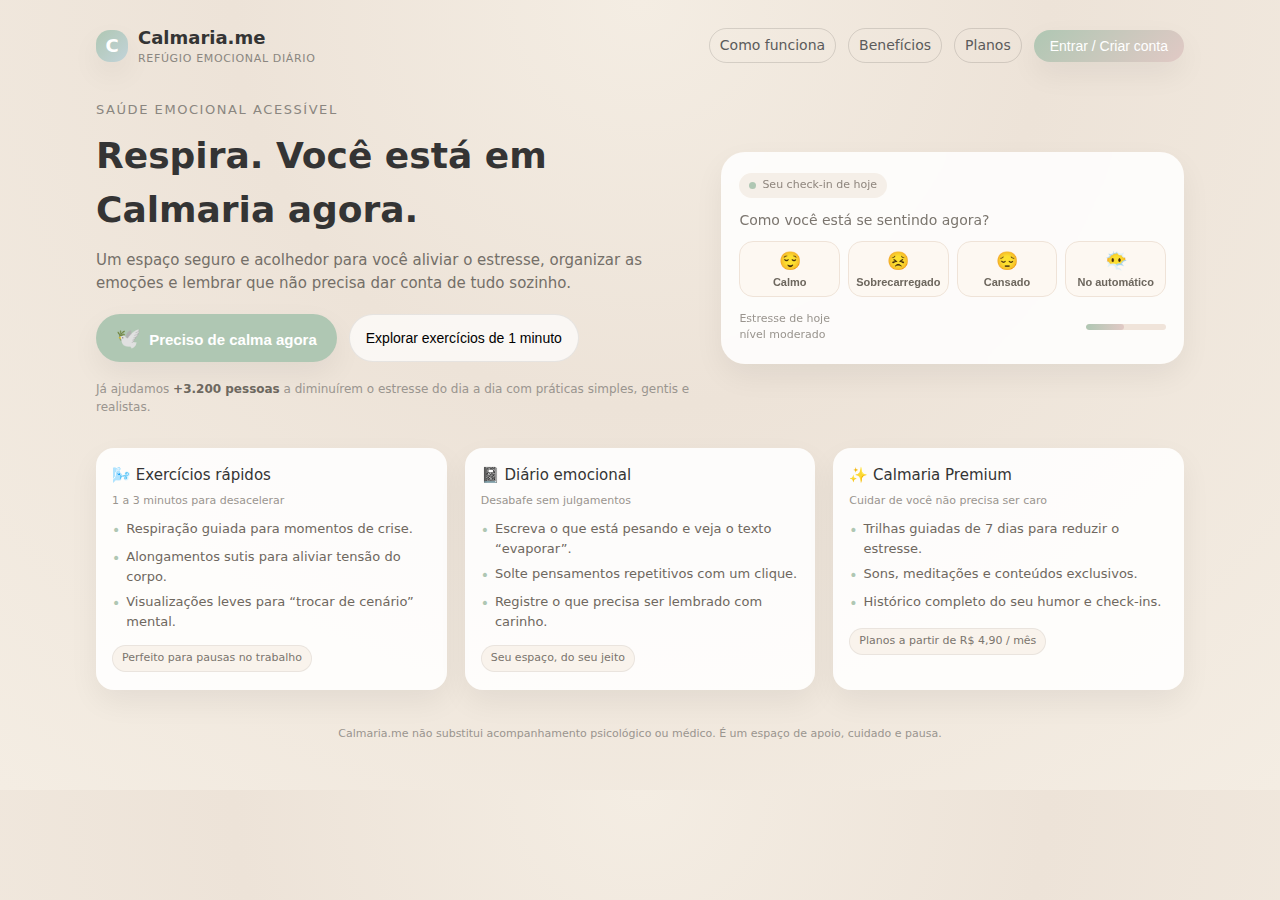
<file: index.html>
<!DOCTYPE html>
<html lang="pt-BR">
<head>
  <meta charset="UTF-8" />
  <title>Calmaria.me – Seu refúgio emocional diário</title>
  <meta name="viewport" content="width=device-width, initial-scale=1" />
  <style>
    :root {
      --bg-main: #F4EDE3;
      --bg-card: #FFFFFF;
      --accent-soft: #AFC7B3;
      --accent-soft-2: #E1C9C5;
      --text-main: #5B5B5B;
      --text-strong: #343434;
      --shadow-soft: 0 12px 30px rgba(0, 0, 0, 0.06);
      --radius-lg: 18px;
      --radius-full: 999px;
    }

    * {
      box-sizing: border-box;
      margin: 0;
      padding: 0;
    }

    body {
      font-family: system-ui, -apple-system, BlinkMacSystemFont, "Segoe UI", sans-serif;
      background: radial-gradient(circle at top, #F4EDE3 0, #EDE3D8 40%, #F4EDE3 100%);
      color: var(--text-main);
      line-height: 1.5;
    }

    .page {
      max-width: 1120px;
      padding: 24px 16px 48px;
      margin: 0 auto;
    }

    header {
      display: flex;
      align-items: center;
      justify-content: space-between;
      margin-bottom: 32px;
    }

    .logo {
      display: flex;
      align-items: center;
      gap: 10px;
    }

    .logo-mark {
      width: 32px;
      height: 32px;
      border-radius: 14px;
      background: linear-gradient(135deg, #AFC7B3, #C2D3D9);
      box-shadow: var(--shadow-soft);
      display: flex;
      align-items: center;
      justify-content: center;
      font-size: 18px;
      color: #fff;
      font-weight: 600;
    }

    .logo-text-top {
      font-size: 18px;
      font-weight: 600;
      color: var(--text-strong);
    }

    .logo-text-bottom {
      font-size: 11px;
      color: #8A8680;
      letter-spacing: 0.06em;
      text-transform: uppercase;
    }

    nav {
      display: flex;
      gap: 12px;
      align-items: center;
      font-size: 14px;
    }

    nav a {
      text-decoration: none;
      color: var(--text-main);
      padding: 6px 10px;
      border-radius: 999px;
    }

    nav a:hover {
      background: rgba(0, 0, 0, 0.03);
    }

    .btn-outline {
      border: 1px solid rgba(0,0,0,0.12);
    }

    .btn-primary {
      background: linear-gradient(135deg, #AFC7B3, #E1C9C5);
      border-radius: var(--radius-full);
      padding: 8px 16px;
      color: #fff;
      font-weight: 500;
      border: none;
      cursor: pointer;
      box-shadow: var(--shadow-soft);
      font-size: 14px;
    }

    .btn-primary:hover {
      filter: brightness(1.02);
      transform: translateY(-0.5px);
    }

    .hero {
      display: grid;
      grid-template-columns: minmax(0, 1.3fr) minmax(0, 1fr);
      gap: 24px;
      align-items: center;
      margin-bottom: 32px;
    }

    @media (max-width: 800px) {
      .hero {
        grid-template-columns: 1fr;
      }
      header {
        flex-direction: column;
        align-items: flex-start;
        gap: 12px;
      }
      nav {
        width: 100%;
        justify-content: flex-start;
        flex-wrap: wrap;
      }
    }

    .hero-kicker {
      font-size: 13px;
      text-transform: uppercase;
      letter-spacing: 0.12em;
      color: #8A8680;
      margin-bottom: 10px;
    }

    .hero-title {
      font-size: clamp(28px, 4vw, 36px);
      color: var(--text-strong);
      margin-bottom: 12px;
    }

    .hero-subtitle {
      font-size: 15px;
      color: #746F68;
      margin-bottom: 20px;
    }

    .hero-actions {
      display: flex;
      flex-wrap: wrap;
      gap: 12px;
      margin-bottom: 18px;
    }

    .btn-emergency {
      background: #AFC7B3;
      border-radius: var(--radius-full);
      padding: 12px 20px;
      color: #fff;
      border: none;
      cursor: pointer;
      font-size: 15px;
      font-weight: 600;
      box-shadow: var(--shadow-soft);
    }

    .btn-emergency span {
      font-size: 20px;
      margin-right: 4px;
    }

    .btn-secondary {
      padding: 11px 16px;
      border-radius: var(--radius-full);
      border: 1px solid rgba(0,0,0,0.08);
      background: rgba(255,255,255,0.7);
      font-size: 14px;
      cursor: pointer;
    }

    .hero-meta {
      font-size: 12px;
      color: #9A958F;
    }

    .hero-meta strong {
      color: #6D685F;
    }

    .hero-card {
      background: rgba(255,255,255,0.86);
      border-radius: 24px;
      padding: 20px 18px;
      box-shadow: var(--shadow-soft);
      backdrop-filter: blur(12px);
    }

    .hero-card-title {
      font-size: 14px;
      color: #7B756E;
      margin-bottom: 10px;
      display: flex;
      align-items: center;
      gap: 6px;
    }

    .pill {
      display: inline-flex;
      align-items: center;
      gap: 6px;
      background: #F5EFE8;
      border-radius: 999px;
      padding: 4px 10px;
      font-size: 11px;
      color: #8F867E;
      margin-bottom: 12px;
    }

    .pill-dot {
      width: 7px;
      height: 7px;
      border-radius: 50%;
      background: #AFC7B3;
    }

    .mood-grid {
      display: grid;
      grid-template-columns: repeat(4, minmax(0, 1fr));
      gap: 8px;
      margin-bottom: 14px;
    }

    @media (max-width: 600px) {
      .mood-grid {
        grid-template-columns: repeat(2, minmax(0,1fr));
      }
    }

    .mood-btn {
      border-radius: 14px;
      border: 1px solid #EFE3D8;
      background: #FDF8F2;
      padding: 8px 6px;
      text-align: center;
      font-size: 11px;
      cursor: pointer;
      display: flex;
      flex-direction: column;
      gap: 4px;
    }

    .mood-btn span {
      font-size: 18px;
    }

    .mood-btn strong {
      font-size: 11px;
      color: #6D675E;
    }

    .card-footer {
      display: flex;
      justify-content: space-between;
      align-items: center;
      font-size: 11px;
      color: #9A958F;
      margin-top: 6px;
    }

    .progress-bar {
      width: 80px;
      height: 6px;
      border-radius: 999px;
      background: #F0E4DA;
      overflow: hidden;
    }

    .progress-inner {
      width: 48%;
      height: 100%;
      border-radius: 999px;
      background: linear-gradient(90deg, #AFC7B3, #E1C9C5);
    }

    .sections {
      display: grid;
      grid-template-columns: repeat(3, minmax(0, 1fr));
      gap: 18px;
      margin-top: 32px;
    }

    @media (max-width: 900px) {
      .sections {
        grid-template-columns: 1fr;
      }
    }

    .section-card {
      background: rgba(255,255,255,0.88);
      border-radius: var(--radius-lg);
      padding: 16px 16px 18px;
      box-shadow: var(--shadow-soft);
    }

    .section-title {
      font-size: 15px;
      color: var(--text-strong);
      margin-bottom: 6px;
      display: flex;
      align-items: center;
      gap: 8px;
    }

    .section-tag {
      font-size: 11px;
      color: #9A958F;
      margin-bottom: 10px;
    }

    .section-list {
      list-style: none;
      font-size: 13px;
      color: #6F685F;
    }

    .section-list li {
      display: flex;
      gap: 6px;
      margin-bottom: 6px;
    }

    .section-list li::before {
      content: "•";
      font-size: 14px;
      color: #AFC7B3;
      margin-top: 1px;
    }

    .pill-small {
      display: inline-flex;
      align-items: center;
      padding: 4px 9px;
      border-radius: 999px;
      font-size: 11px;
      border: 1px solid rgba(0,0,0,0.06);
      margin-top: 8px;
      color: #7B756E;
      background: #F9F3EC;
    }

    footer {
      margin-top: 36px;
      font-size: 11px;
      color: #9A958F;
      text-align: center;
    }
  </style>
</head>
<body>
  <div class="page">
    <header>
      <div class="logo">
        <div class="logo-mark">C</div>
        <div>
          <div class="logo-text-top">Calmaria.me</div>
          <div class="logo-text-bottom">refúgio emocional diário</div>
        </div>
      </div>
      <nav>
        <a href="#" class="btn-outline">Como funciona</a>
        <a href="#" class="btn-outline">Benefícios</a>
        <a href="#" class="btn-outline">Planos</a>
        <button class="btn-primary">Entrar / Criar conta</button>
      </nav>
    </header>

    <main>
      <section class="hero">
        <div>
          <div class="hero-kicker">Saúde emocional acessível</div>
          <h1 class="hero-title">Respira. Você está em Calmaria agora.</h1>
          <p class="hero-subtitle">
            Um espaço seguro e acolhedor para você aliviar o estresse, organizar as emoções
            e lembrar que não precisa dar conta de tudo sozinho.
          </p>
          <div class="hero-actions">
            <button class="btn-emergency">
              <span>🕊️</span> Preciso de calma agora
            </button>
            <button class="btn-secondary">
              Explorar exercícios de 1 minuto
            </button>
          </div>
          <p class="hero-meta">
            Já ajudamos <strong>+3.200 pessoas</strong> a diminuírem o estresse do dia a dia com
            práticas simples, gentis e realistas.
          </p>
        </div>

        <aside class="hero-card" aria-label="Painel rápido do seu estado emocional">
          <div class="pill">
            <div class="pill-dot"></div>
            Seu check-in de hoje
          </div>
          <div class="hero-card-title">
            Como você está se sentindo agora?
          </div>

          <div class="mood-grid">
            <button class="mood-btn">
              <span>😌</span>
              <strong>Calmo</strong>
            </button>
            <button class="mood-btn">
              <span>😣</span>
              <strong>Sobrecarregado</strong>
            </button>
            <button class="mood-btn">
              <span>😔</span>
              <strong>Cansado</strong>
            </button>
            <button class="mood-btn">
              <span>😶‍🌫️</span>
              <strong>No automático</strong>
            </button>
          </div>

          <div class="card-footer">
            <div>
              <div>Estresse de hoje</div>
              <div>nível moderado</div>
            </div>
            <div class="progress-bar" aria-hidden="true">
              <div class="progress-inner"></div>
            </div>
          </div>
        </aside>
      </section>

      <section class="sections" aria-label="Recursos principais do Calmaria.me">
        <article class="section-card">
          <div class="section-title">🌬️ Exercícios rápidos</div>
          <div class="section-tag">1 a 3 minutos para desacelerar</div>
          <ul class="section-list">
            <li>Respiração guiada para momentos de crise.</li>
            <li>Alongamentos sutis para aliviar tensão do corpo.</li>
            <li>Visualizações leves para “trocar de cenário” mental.</li>
          </ul>
          <div class="pill-small">Perfeito para pausas no trabalho</div>
        </article>

        <article class="section-card">
          <div class="section-title">📓 Diário emocional</div>
          <div class="section-tag">Desabafe sem julgamentos</div>
          <ul class="section-list">
            <li>Escreva o que está pesando e veja o texto “evaporar”.</li>
            <li>Solte pensamentos repetitivos com um clique.</li>
            <li>Registre o que precisa ser lembrado com carinho.</li>
          </ul>
          <div class="pill-small">Seu espaço, do seu jeito</div>
        </article>

        <article class="section-card">
          <div class="section-title">✨ Calmaria Premium</div>
          <div class="section-tag">Cuidar de você não precisa ser caro</div>
          <ul class="section-list">
            <li>Trilhas guiadas de 7 dias para reduzir o estresse.</li>
            <li>Sons, meditações e conteúdos exclusivos.</li>
            <li>Histórico completo do seu humor e check-ins.</li>
          </ul>
          <div class="pill-small">Planos a partir de R$ 4,90 / mês</div>
        </article>
      </section>

      <footer>
        Calmaria.me não substitui acompanhamento psicológico ou médico. É um espaço de apoio, cuidado e pausa.
      </footer>
    </main>
  </div>
</body>
</html>
</file>
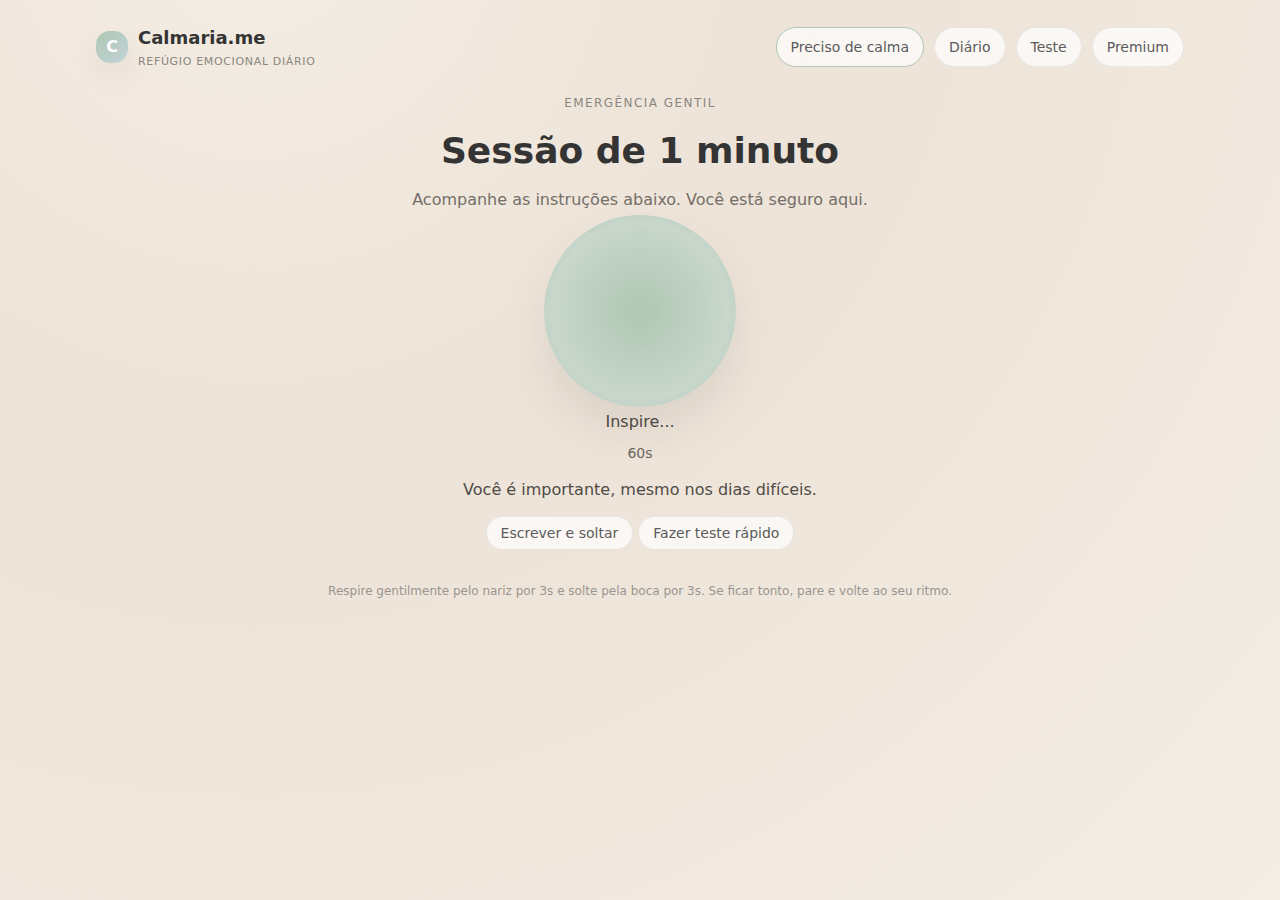
<file: calma.html>
<!DOCTYPE html>
<html lang="pt-BR">
<head>
  <meta charset="UTF-8" />
  <meta name="viewport" content="width=device-width, initial-scale=1" />
  <title>Preciso de calma — Calmaria.me</title>
  <link rel="stylesheet" href="assets/style.css" />
  <script defer src="assets/app.js"></script>
</head>
<body onload="startCalmSession()">
  <div class="page">
    <header>
      <a class="logo" href="index.html">
        <div class="logo-mark">C</div>
        <div>
          <div class="logo-txt-top">Calmaria.me</div>
          <div class="logo-txt-bottom">refúgio emocional diário</div>
        </div>
      </a>
      <nav>
        <a class="active-link" href="calma.html">Preciso de calma</a>
        <a href="diario.html">Diário</a>
        <a href="teste.html">Teste</a>
        <a href="premium.html">Premium</a>
      </nav>
    </header>

    <main class="centered">
      <div class="kicker">Emergência gentil</div>
      <h1 class="title">Sessão de 1 minuto</h1>
      <p class="subtitle">Acompanhe as instruções abaixo. Você está seguro aqui.</p>

      <div class="breath-circle" aria-hidden="true"></div>
      <div id="breathStatus" class="affirm">Inspire...</div>
      <div class="timer"><span id="timer">60s</span></div>
      <p id="affirm" class="affirm"></p>

      <div style="margin-top:18px">
        <a class="btn" href="diario.html">Escrever e soltar</a>
        <a class="btn" href="teste.html">Fazer teste rápido</a>
      </div>
    </main>

    <footer>
      Respire gentilmente pelo nariz por 3s e solte pela boca por 3s. Se ficar tonto, pare e volte ao seu ritmo.
    </footer>
  </div>
</body>
</html>
</file>
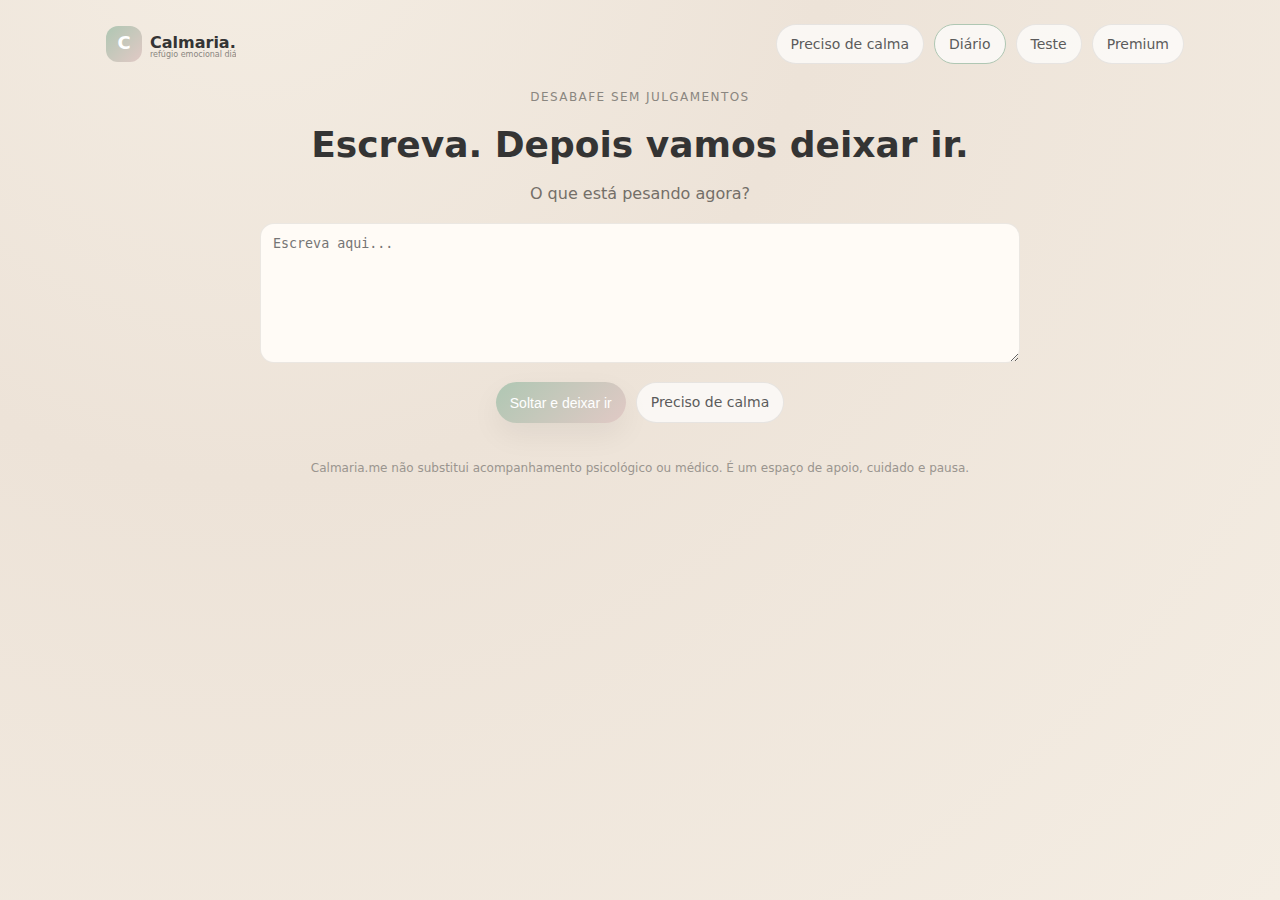
<file: diario.html>
<!DOCTYPE html>
<html lang="pt-BR">
<head>
  <meta charset="UTF-8"/>
  <meta name="viewport" content="width=device-width, initial-scale=1"/>
  <title>Diário emocional — Calmaria.me</title>
  <link rel="stylesheet" href="style.css"/>

  <meta name="title" content="Calmaria.me — refúgio emocional diário"/>
  <meta name="description" content="Respire, organize as emoções e alivie o estresse com práticas gentis e acessíveis."/>
  <meta name="theme-color" content="#F4EDE3"/>
  <meta property="og:type" content="website"/>
  <meta property="og:title" content="Calmaria.me — refúgio emocional diário"/>
  <meta property="og:description" content="Respire, organize as emoções e alivie o estresse com práticas gentis e acessíveis."/>
  <meta property="og:image" content="icon-512.png"/>
  <meta property="og:url" content="index.html"/>
  <meta name="twitter:card" content="summary_large_image"/>
  <meta name="twitter:title" content="Calmaria.me — refúgio emocional diário"/>
  <meta name="twitter:description" content="Respire, organize as emoções e alivie o estresse com práticas gentis e acessíveis."/>
  <meta name="twitter:image" content="icon-512.png"/>
  <link rel="icon" href="favicon.png"/>
  <link rel="apple-touch-icon" href="icon-512.png"/>
  <link rel="manifest" href="site.webmanifest"/>

  <script defer src="app.js"></script>
</head>
<body>
  <div class="page">
    <header>
      <a class="logo" href="index.html"><img src="logo.svg" alt="Calmaria.me" width="140" height="36"/></a>

      <nav>
        <a href="calma.html" >Preciso de calma</a>
        <a href="diario.html" class="active-link">Diário</a>
        <a href="teste.html" >Teste</a>
        <a href="premium.html" >Premium</a>
      </nav>
    </header>

<main>
  <div class="centered">
    <div class="kicker">Desabafe sem julgamentos</div>
    <h1 class="title">Escreva. Depois vamos deixar ir.</h1>
    <p class="subtitle">O que está pesando agora?</p>
    <textarea id="diaryBox" class="textbox" placeholder="Escreva aqui..." aria-label="Campo do diário"></textarea>
    <div class="actions" style="justify-content:center;margin-top:12px">
      <button class="btn btn-primary" onclick="evaporateDiary()">Soltar e deixar ir</button>
      <a class="btn" href="calma.html">Preciso de calma</a>
    </div>
    <div id="diaryHolder" style="margin-top:16px"></div>
  </div>
</main>

    <footer>Calmaria.me não substitui acompanhamento psicológico ou médico. É um espaço de apoio, cuidado e pausa.</footer>
  </div>
</body>
</html>
</file>
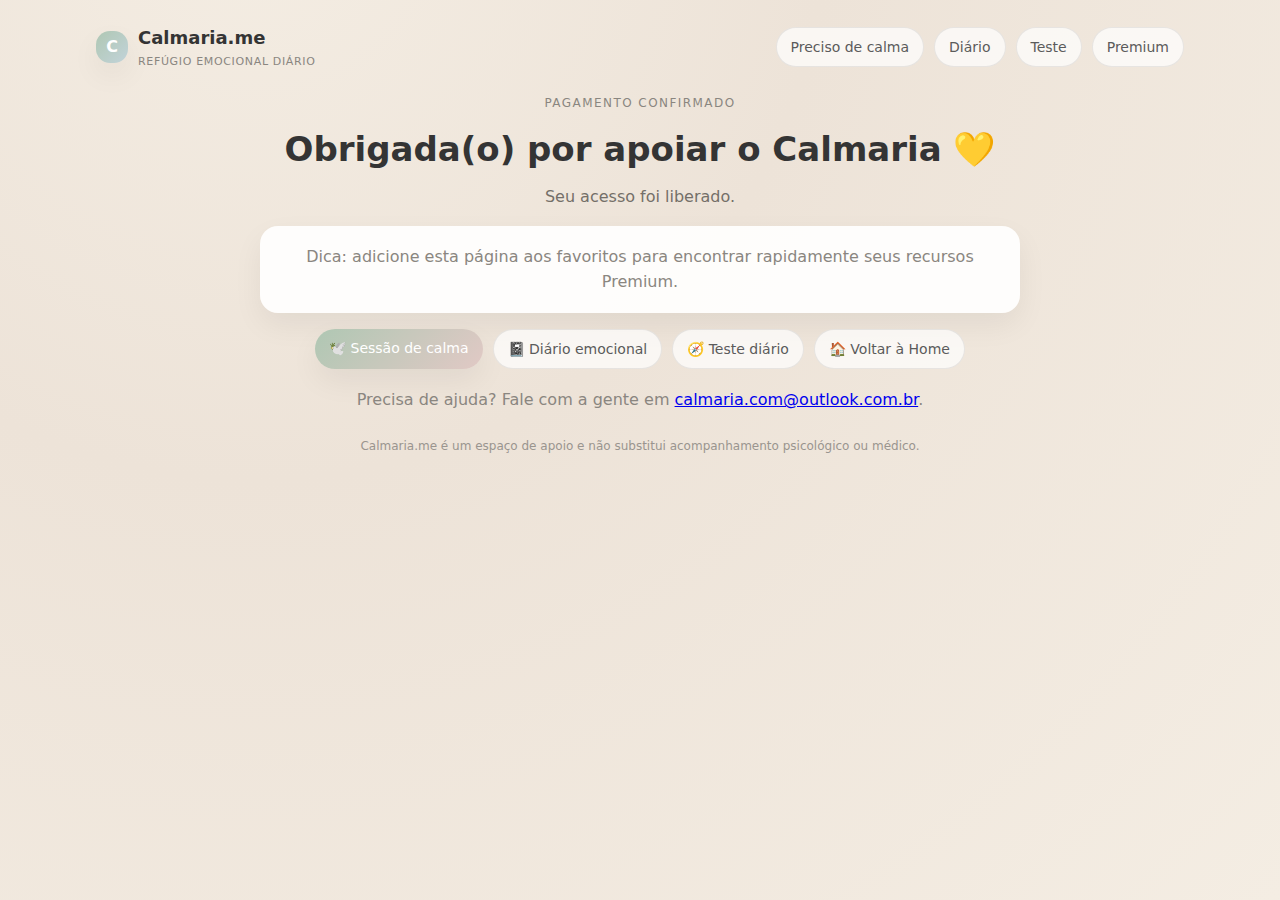
<file: obrigado.html>
<!DOCTYPE html>
<html lang="pt-BR">
<head>
  <meta charset="UTF-8" />
  <meta name="viewport" content="width=device-width, initial-scale=1" />
  <title>Obrigado — Calmaria.me</title>
  <link rel="stylesheet" href="style.css" />
  <style>
    .thanks { max-width: 760px; margin: 0 auto; text-align: center; }
    .big { font-size: clamp(26px, 4vw, 34px); color: #343434; margin: 8px 0; }
    .muted { color: #8A8680; }
    .cta { display:flex; gap:10px; flex-wrap:wrap; justify-content:center; margin-top:16px }
    .card-soft { background: rgba(255,255,255,.9); border-radius: 18px; padding: 18px; box-shadow: var(--shadow); }
  </style>
</head>
<body>
  <div class="page">
    <header>
      <a class="logo" href="index.html">
        <div class="logo-mark">C</div>
        <div>
          <div class="logo-txt-top">Calmaria.me</div>
          <div class="logo-txt-bottom">refúgio emocional diário</div>
        </div>
      </a>
      <nav>
        <a href="calma.html">Preciso de calma</a>
        <a href="diario.html">Diário</a>
        <a href="teste.html">Teste</a>
        <a href="premium.html">Premium</a>
      </nav>
    </header>

    <main class="thanks">
      <div class="kicker">Pagamento confirmado</div>
      <h1 class="big">Obrigada(o) por apoiar o Calmaria 💛</h1>
      <p class="subtitle" id="planMsg">Seu acesso foi liberado.</p>

      <div class="card-soft" style="margin-top:14px;">
        <p class="muted">Dica: adicione esta página aos favoritos para encontrar rapidamente seus recursos Premium.</p>
      </div>

      <div class="cta">
        <a class="btn btn-primary" href="calma.html">🕊️ Sessão de calma</a>
        <a class="btn" href="diario.html">📓 Diário emocional</a>
        <a class="btn" href="teste.html">🧭 Teste diário</a>
        <a class="btn" href="index.html">🏠 Voltar à Home</a>
      </div>

      <p style="margin-top:18px" class="muted">
        Precisa de ajuda? Fale com a gente em
        <a href="mailto:calmaria.com@outlook.com.br">calmaria.com@outlook.com.br</a>.
      </p>

      <footer style="margin-top:24px;">
        Calmaria.me é um espaço de apoio e não substitui acompanhamento psicológico ou médico.
      </footer>
    </main>
  </div>

  <script>
    // Lê ?plano=essencial|completo|vitalicio e personaliza a mensagem
    const params = new URLSearchParams(location.search);
    const p = (params.get('plano') || '').toLowerCase();
    const el = document.getElementById('planMsg');
    const nomes = {
      essencial: 'Plano Essencial • R$ 4,90/mês',
      completo:  'Plano Completo • R$ 12,90/mês',
      vitalicio: 'Plano Vitalício • R$ 19,90'
    };
    if (nomes[p]) {
      el.textContent = `Seu acesso ao ${nomes[p]} foi liberado.`;
    }
  </script>
</body>
</html>
</file>
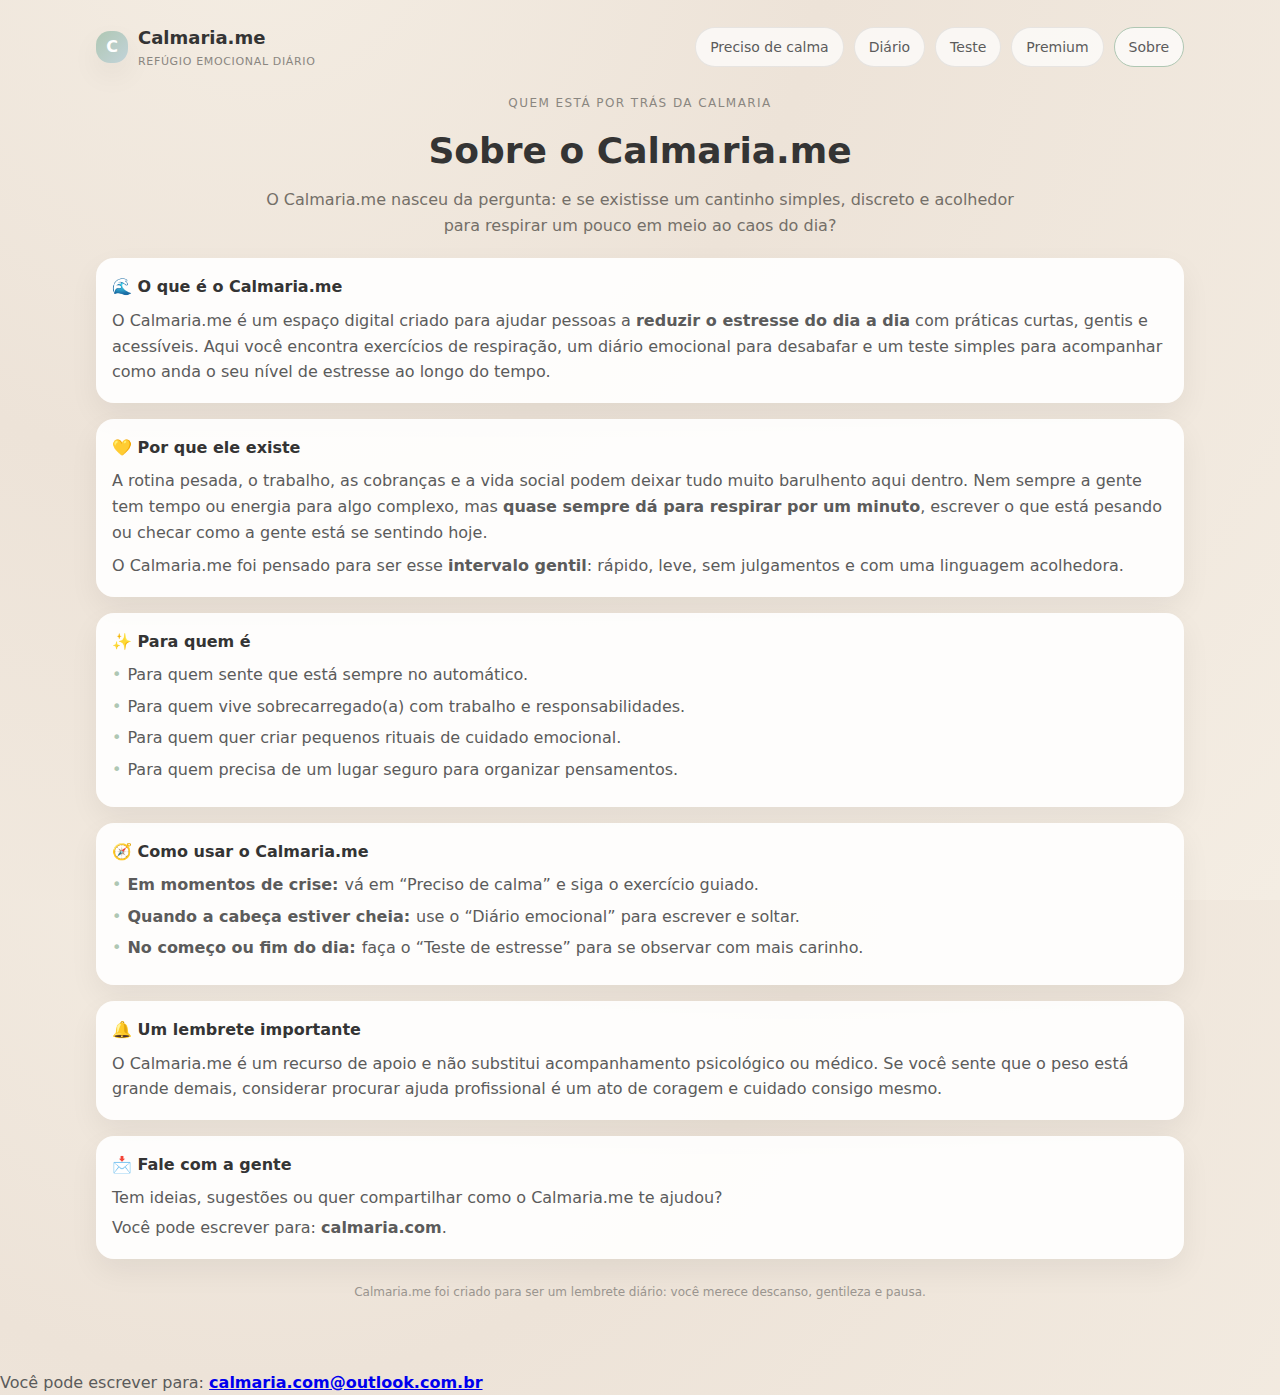
<file: sobre.html>
<!DOCTYPE html>
<html lang="pt-BR">
<head>
  <meta charset="UTF-8" />
  <meta name="viewport" content="width=device-width, initial-scale=1" />
  <title>Sobre o Calmaria.me</title>
  <link rel="stylesheet" href="style.css" />
</head>
<body>
  <div class="page">
    <header>
      <a class="logo" href="index.html">
        <div class="logo-mark">C</div>
        <div>
          <div class="logo-txt-top">Calmaria.me</div>
          <div class="logo-txt-bottom">refúgio emocional diário</div>
        </div>
      </a>
      <nav>
        <a href="calma.html">Preciso de calma</a>
        <a href="diario.html">Diário</a>
        <a href="teste.html">Teste</a>
        <a href="premium.html">Premium</a>
        <a class="active-link" href="sobre.html">Sobre</a>
      </nav>
    </header>

    <main>
      <div class="centered">
        <div class="kicker">Quem está por trás da Calmaria</div>
        <h1 class="title">Sobre o Calmaria.me</h1>
        <p class="subtitle">
          O Calmaria.me nasceu da pergunta: e se existisse um cantinho simples,
          discreto e acolhedor para respirar um pouco em meio ao caos do dia?
        </p>
      </div>

      <section class="section" style="margin-top:20px;">
        <h3>🌊 O que é o Calmaria.me</h3>
        <p style="margin-top:8px;">
          O Calmaria.me é um espaço digital criado para ajudar pessoas a
          <strong>reduzir o estresse do dia a dia</strong> com práticas curtas,
          gentis e acessíveis. Aqui você encontra exercícios de respiração,
          um diário emocional para desabafar e um teste simples para acompanhar
          como anda o seu nível de estresse ao longo do tempo.
        </p>
      </section>

      <section class="section" style="margin-top:16px;">
        <h3>💛 Por que ele existe</h3>
        <p style="margin-top:8px;">
          A rotina pesada, o trabalho, as cobranças e a vida social podem deixar
          tudo muito barulhento aqui dentro. Nem sempre a gente tem tempo ou
          energia para algo complexo, mas <strong>quase sempre dá para respirar
          por um minuto</strong>, escrever o que está pesando ou checar como a
          gente está se sentindo hoje.
        </p>
        <p style="margin-top:8px;">
          O Calmaria.me foi pensado para ser esse <strong>intervalo gentil</strong>:
          rápido, leve, sem julgamentos e com uma linguagem acolhedora.
        </p>
      </section>

      <section class="section" style="margin-top:16px;">
        <h3>✨ Para quem é</h3>
        <ul style="margin-top:8px;">
          <li>Para quem sente que está sempre no automático.</li>
          <li>Para quem vive sobrecarregado(a) com trabalho e responsabilidades.</li>
          <li>Para quem quer criar pequenos rituais de cuidado emocional.</li>
          <li>Para quem precisa de um lugar seguro para organizar pensamentos.</li>
        </ul>
      </section>

      <section class="section" style="margin-top:16px;">
        <h3>🧭 Como usar o Calmaria.me</h3>
        <ul style="margin-top:8px;">
          <li><strong>Em momentos de crise:</strong> vá em “Preciso de calma” e siga o exercício guiado.</li>
          <li><strong>Quando a cabeça estiver cheia:</strong> use o “Diário emocional” para escrever e soltar.</li>
          <li><strong>No começo ou fim do dia:</strong> faça o “Teste de estresse” para se observar com mais carinho.</li>
        </ul>
      </section>

      <section class="section" style="margin-top:16px;">
        <h3>🔔 Um lembrete importante</h3>
        <p style="margin-top:8px;">
          O Calmaria.me é um recurso de apoio e não substitui acompanhamento
          psicológico ou médico. Se você sente que o peso está grande demais,
          considerar procurar ajuda profissional é um ato de coragem e cuidado
          consigo mesmo.
        </p>
      </section>

      <section class="section" style="margin-top:16px;">
        <h3>📩 Fale com a gente</h3>
        <p style="margin-top:8px;">
          Tem ideias, sugestões ou quer compartilhar como o Calmaria.me te ajudou?
        </p>
        <p style="margin-top:4px;">
          Você pode escrever para: <strong>calmaria.com</strong>.
        </p>
      </section>

      <footer style="margin-top:24px;">
        Calmaria.me foi criado para ser um lembrete diário: você merece descanso, gentileza e pausa.
      </footer>
    </main>
  </div>
</body>
</html>

<p style="margin-top:4px;">
  Você pode escrever para:
  <a href="mailto:calmaria.com@outlook.com.br" style="font-weight:600;">
    calmaria.com@outlook.com.br
  </a>
</p>
</file>
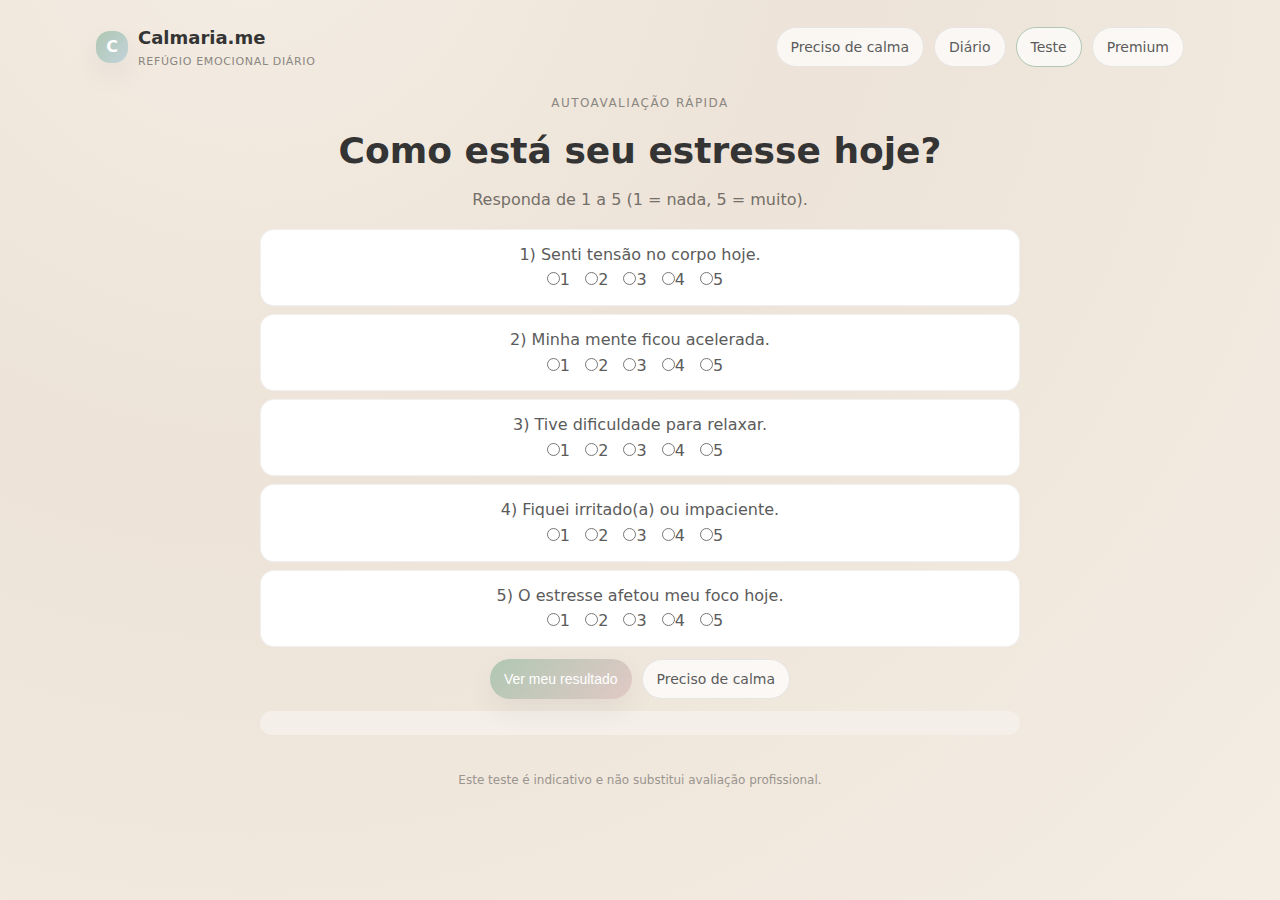
<file: teste.html>
<!DOCTYPE html>
<html lang="pt-BR">
<head>
  <meta charset="UTF-8" />
  <meta name="viewport" content="width=device-width, initial-scale=1" />
  <title>Teste diário de estresse — Calmaria.me</title>
  <link rel="stylesheet" href="assets/style.css" />
  <script defer src="assets/app.js"></script>
</head>
<body>
  <div class="page">
    <header>
      <a class="logo" href="index.html">
        <div class="logo-mark">C</div>
        <div>
          <div class="logo-txt-top">Calmaria.me</div>
          <div class="logo-txt-bottom">refúgio emocional diário</div>
        </div>
      </a>
      <nav>
        <a href="calma.html">Preciso de calma</a>
        <a href="diario.html">Diário</a>
        <a class="active-link" href="teste.html">Teste</a>
        <a href="premium.html">Premium</a>
      </nav>
    </header>

    <main>
      <div class="centered">
        <div class="kicker">Autoavaliação rápida</div>
        <h1 class="title">Como está seu estresse hoje?</h1>
        <p class="subtitle">Responda de 1 a 5 (1 = nada, 5 = muito).</p>

        <div class="q">
          <div>1) Senti tensão no corpo hoje.</div>
          <div>
            <label><input type="radio" name="q1" value="1">1</label>
            <label><input type="radio" name="q1" value="2">2</label>
            <label><input type="radio" name="q1" value="3">3</label>
            <label><input type="radio" name="q1" value="4">4</label>
            <label><input type="radio" name="q1" value="5">5</label>
          </div>
        </div>

        <div class="q">
          <div>2) Minha mente ficou acelerada.</div>
          <div>
            <label><input type="radio" name="q2" value="1">1</label>
            <label><input type="radio" name="q2" value="2">2</label>
            <label><input type="radio" name="q2" value="3">3</label>
            <label><input type="radio" name="q2" value="4">4</label>
            <label><input type="radio" name="q2" value="5">5</label>
          </div>
        </div>

        <div class="q">
          <div>3) Tive dificuldade para relaxar.</div>
          <div>
            <label><input type="radio" name="q3" value="1">1</label>
            <label><input type="radio" name="q3" value="2">2</label>
            <label><input type="radio" name="q3" value="3">3</label>
            <label><input type="radio" name="q3" value="4">4</label>
            <label><input type="radio" name="q3" value="5">5</label>
          </div>
        </div>

        <div class="q">
          <div>4) Fiquei irritado(a) ou impaciente.</div>
          <div>
            <label><input type="radio" name="q4" value="1">1</label>
            <label><input type="radio" name="q4" value="2">2</label>
            <label><input type="radio" name="q4" value="3">3</label>
            <label><input type="radio" name="q4" value="4">4</label>
            <label><input type="radio" name="q4" value="5">5</label>
          </div>
        </div>

        <div class="q">
          <div>5) O estresse afetou meu foco hoje.</div>
          <div>
            <label><input type="radio" name="q5" value="1">1</label>
            <label><input type="radio" name="q5" value="2">2</label>
            <label><input type="radio" name="q5" value="3">3</label>
            <label><input type="radio" name="q5" value="4">4</label>
            <label><input type="radio" name="q5" value="5">5</label>
          </div>
        </div>

        <div class="actions" style="justify-content:center;margin-top:12px">
          <button class="btn btn-primary" onclick="calcStress()">Ver meu resultado</button>
          <a class="btn" href="calma.html">Preciso de calma</a>
        </div>

        <div id="testResult" class="result" role="status" aria-live="polite"></div>
      </div>
    </main>

    <footer>
      Este teste é indicativo e não substitui avaliação profissional.
    </footer>
  </div>
</body>
</html>
</file>
<file: assets/style.css>
:root{
  --bg-main:#F4EDE3;
  --bg-card:#FFFFFF;
  --accent:#AFC7B3;
  --accent2:#E1C9C5;
  --ink:#5B5B5B;
  --ink-strong:#343434;
  --shadow:0 12px 30px rgba(0,0,0,.06);
  --radius:18px;
  --radius-full:999px;
}
*{box-sizing:border-box;margin:0;padding:0}
html,body{height:100%}
body{
  font-family: system-ui, -apple-system, BlinkMacSystemFont, "Segoe UI", Inter, Roboto, "Helvetica Neue", sans-serif;
  background: radial-gradient(circle at 20% -10%, #F4EDE3 0, #EDE3D8 40%, #F4EDE3 100%);
  color:var(--ink);
  line-height:1.6;
}
.page{max-width:1120px;margin:0 auto;padding:24px 16px 64px}
header{
  display:flex;align-items:center;justify-content:space-between;margin-bottom:24px;gap:14px;
}
.logo{display:flex;align-items:center;gap:10px;text-decoration:none}
.logo-mark{width:32px;height:32px;border-radius:14px;background:linear-gradient(135deg,#AFC7B3,#C2D3D9);box-shadow:var(--shadow);display:flex;align-items:center;justify-content:center;color:#fff;font-weight:700}
.logo-txt-top{font-size:18px;font-weight:700;color:var(--ink-strong)}
.logo-txt-bottom{font-size:11px;color:#8A8680;letter-spacing:.06em;text-transform:uppercase}
nav{display:flex;gap:10px;flex-wrap:wrap}
nav a, .btn{ text-decoration:none; padding:8px 14px; border-radius:999px; font-size:14px; color:var(--ink); border:1px solid rgba(0,0,0,.08); background:rgba(255,255,255,.7)}
.btn-primary{ background: linear-gradient(135deg,#AFC7B3,#E1C9C5); color:#fff; border:none; box-shadow:var(--shadow) }
.btn-primary:hover{ filter:brightness(1.02) }
.hero{ display:grid; grid-template-columns:minmax(0,1.25fr) minmax(0,1fr); gap:24px; align-items:center; margin:8px 0 24px }
@media (max-width:900px){ .hero{grid-template-columns:1fr} header{flex-direction:column; align-items:flex-start}}
.kicker{font-size:12px;letter-spacing:.12em;color:#8A8680;text-transform:uppercase;margin-bottom:8px}
.title{font-size:clamp(28px,4vw,36px);color:var(--ink-strong);margin-bottom:8px}
.subtitle{color:#746F68;margin-bottom:16px}
.actions{display:flex;flex-wrap:wrap;gap:10px;margin-bottom:8px}
.card{ background:rgba(255,255,255,.86); border-radius:24px; padding:18px; box-shadow:var(--shadow); backdrop-filter: blur(12px) }
.grid-3{display:grid;grid-template-columns:repeat(3,minmax(0,1fr));gap:16px;margin-top:28px}
@media (max-width:900px){.grid-3{grid-template-columns:1fr}}
.section{background:rgba(255,255,255,.9);border-radius:18px;padding:16px 16px 18px;box-shadow:var(--shadow)}
.section h3{font-size:16px;color:var(--ink-strong);margin-bottom:6px}
.section .tag{font-size:12px;color:#9A958F;margin-bottom:8px}
.section ul{list-style:none}
.section li{display:flex;gap:6px;margin:6px 0}
.section li::before{content:"•";color:var(--accent)}
.pill{display:inline-flex;align-items:center;padding:6px 10px;border-radius:999px;font-size:12px;border:1px solid rgba(0,0,0,.06);background:#F9F3EC;color:#7B756E;margin-top:8px}
footer{margin-top:36px;text-align:center;font-size:12px;color:#9A958F}
/* mood */
.mood-grid{display:grid;grid-template-columns:repeat(4,minmax(0,1fr));gap:8px;margin:10px 0}
@media (max-width:600px){.mood-grid{grid-template-columns:repeat(2,minmax(0,1fr))}}
.mood-btn{border:1px solid #EFE3D8;background:#FDF8F2;border-radius:14px;padding:8px 6px;text-align:center;cursor:pointer}
.mood-btn span{font-size:18px;display:block}
.mood-btn strong{font-size:11px;color:#6D675E}
.progress{width:90px;height:6px;background:#F0E4DA;border-radius:999px;overflow:hidden}
.progress > i{display:block;width:48%;height:100%;background:linear-gradient(90deg,#AFC7B3,#E1C9C5)}
/* calm page */
.centered{max-width:760px;margin:0 auto;text-align:center}
.breath-circle{width:160px;height:160px;border-radius:50%;margin:18px auto;background:radial-gradient(circle,#AFC7B3 0,#C8D6CC 65%, #AFC7B3 100%);box-shadow:0 20px 40px rgba(0,0,0,.08);transform:scale(1);transition:transform 3s ease-in-out}
.breath-circle.expand{transform:scale(1.2)}
.timer{font-size:14px;color:#6D685F;margin-top:8px}
.affirm{font-size:16px;color:#4f4b45;margin-top:12px}
/* diary */
.textbox{width:100%;min-height:140px;border:1px solid rgba(0,0,0,.08);border-radius:14px;padding:12px;background:#FFFBF6}
.fade-out{animation:evaporate 1.6s ease forwards}
@keyframes evaporate{0%{opacity:1;filter:blur(0)} 50%{opacity:.7;filter:blur(1px)} 100%{opacity:0;filter:blur(6px)}}
/* test */
.q{background:#fff;border:1px solid rgba(0,0,0,.06);border-radius:14px;padding:12px;margin:8px 0}
.q label{margin-right:10px}
.result{margin-top:12px;padding:12px;border-radius:14px;background:#F4EFE8}
/* pricing */
.pricing{display:grid;grid-template-columns:repeat(3,minmax(0,1fr));gap:16px}
@media (max-width:900px){.pricing{grid-template-columns:1fr}}
.plan{background:#fff;border:1px solid rgba(0,0,0,.06);border-radius:18px;padding:16px;box-shadow:var(--shadow)}
.price{font-size:28px;color:var(--ink-strong);margin:8px 0}
small.muted{color:#9A958F}
.badge{display:inline-block;background:#AFC7B3;color:#fff;border-radius:999px;padding:4px 10px;font-size:12px;margin-left:8px}
.active-link{border-color:#AFC7B3}
</file>
<file: style.css>
:root{
  --bg-main:#F4EDE3;
  --bg-card:#FFFFFF;
  --accent:#AFC7B3;
  --accent2:#E1C9C5;
  --ink:#5B5B5B;
  --ink-strong:#343434;
  --shadow:0 12px 30px rgba(0,0,0,.06);
  --radius:18px;
  --radius-full:999px;
}
*{box-sizing:border-box;margin:0;padding:0}
html,body{height:100%}
body{
  font-family: system-ui, -apple-system, BlinkMacSystemFont, "Segoe UI", Inter, Roboto, "Helvetica Neue", sans-serif;
  background: radial-gradient(circle at 20% -10%, #F4EDE3 0, #EDE3D8 40%, #F4EDE3 100%);
  color:var(--ink);
  line-height:1.6;
}
.page{max-width:1120px;margin:0 auto;padding:24px 16px 64px}
header{
  display:flex;align-items:center;justify-content:space-between;margin-bottom:24px;gap:14px;
}
.logo{display:flex;align-items:center;gap:10px;text-decoration:none}
.logo-mark{width:32px;height:32px;border-radius:14px;background:linear-gradient(135deg,#AFC7B3,#C2D3D9);box-shadow:var(--shadow);display:flex;align-items:center;justify-content:center;color:#fff;font-weight:700}
.logo-txt-top{font-size:18px;font-weight:700;color:var(--ink-strong)}
.logo-txt-bottom{font-size:11px;color:#8A8680;letter-spacing:.06em;text-transform:uppercase}
nav{display:flex;gap:10px;flex-wrap:wrap}
nav a, .btn{ text-decoration:none; padding:8px 14px; border-radius:999px; font-size:14px; color:var(--ink); border:1px solid rgba(0,0,0,.08); background:rgba(255,255,255,.7)}
.btn-primary{ background: linear-gradient(135deg,#AFC7B3,#E1C9C5); color:#fff; border:none; box-shadow:var(--shadow) }
.btn-primary:hover{ filter:brightness(1.02) }
.hero{ display:grid; grid-template-columns:minmax(0,1.25fr) minmax(0,1fr); gap:24px; align-items:center; margin:8px 0 24px }
@media (max-width:900px){ .hero{grid-template-columns:1fr} header{flex-direction:column; align-items:flex-start}}
.kicker{font-size:12px;letter-spacing:.12em;color:#8A8680;text-transform:uppercase;margin-bottom:8px}
.title{font-size:clamp(28px,4vw,36px);color:var(--ink-strong);margin-bottom:8px}
.subtitle{color:#746F68;margin-bottom:16px}
.actions{display:flex;flex-wrap:wrap;gap:10px;margin-bottom:8px}
.card{ background:rgba(255,255,255,.86); border-radius:24px; padding:18px; box-shadow:var(--shadow); backdrop-filter: blur(12px) }
.grid-3{display:grid;grid-template-columns:repeat(3,minmax(0,1fr));gap:16px;margin-top:28px}
@media (max-width:900px){.grid-3{grid-template-columns:1fr}}
.section{background:rgba(255,255,255,.9);border-radius:18px;padding:16px 16px 18px;box-shadow:var(--shadow)}
.section h3{font-size:16px;color:var(--ink-strong);margin-bottom:6px}
.section .tag{font-size:12px;color:#9A958F;margin-bottom:8px}
.section ul{list-style:none}
.section li{display:flex;gap:6px;margin:6px 0}
.section li::before{content:"•";color:var(--accent)}
.pill{display:inline-flex;align-items:center;padding:6px 10px;border-radius:999px;font-size:12px;border:1px solid rgba(0,0,0,.06);background:#F9F3EC;color:#7B756E;margin-top:8px}
footer{margin-top:36px;text-align:center;font-size:12px;color:#9A958F}
/* mood */
.mood-grid{display:grid;grid-template-columns:repeat(4,minmax(0,1fr));gap:8px;margin:10px 0}
@media (max-width:600px){.mood-grid{grid-template-columns:repeat(2,minmax(0,1fr))}}
.mood-btn{border:1px solid #EFE3D8;background:#FDF8F2;border-radius:14px;padding:8px 6px;text-align:center;cursor:pointer}
.mood-btn span{font-size:18px;display:block}
.mood-btn strong{font-size:11px;color:#6D675E}
.progress{width:90px;height:6px;background:#F0E4DA;border-radius:999px;overflow:hidden}
.progress > i{display:block;width:48%;height:100%;background:linear-gradient(90deg,#AFC7B3,#E1C9C5)}
/* calm page */
.centered{max-width:760px;margin:0 auto;text-align:center}
.breath-circle{width:160px;height:160px;border-radius:50%;margin:18px auto;background:radial-gradient(circle,#AFC7B3 0,#C8D6CC 65%, #AFC7B3 100%);box-shadow:0 20px 40px rgba(0,0,0,.08);transform:scale(1);transition:transform 3s ease-in-out}
.breath-circle.expand{transform:scale(1.2)}
.timer{font-size:14px;color:#6D685F;margin-top:8px}
.affirm{font-size:16px;color:#4f4b45;margin-top:12px}
/* diary */
.textbox{width:100%;min-height:140px;border:1px solid rgba(0,0,0,.08);border-radius:14px;padding:12px;background:#FFFBF6}
.fade-out{animation:evaporate 1.6s ease forwards}
@keyframes evaporate{0%{opacity:1;filter:blur(0)} 50%{opacity:.7;filter:blur(1px)} 100%{opacity:0;filter:blur(6px)}}
/* test */
.q{background:#fff;border:1px solid rgba(0,0,0,.06);border-radius:14px;padding:12px;margin:8px 0}
.q label{margin-right:10px}
.result{margin-top:12px;padding:12px;border-radius:14px;background:#F4EFE8}
/* pricing */
.pricing{display:grid;grid-template-columns:repeat(3,minmax(0,1fr));gap:16px}
@media (max-width:900px){.pricing{grid-template-columns:1fr}}
.plan{background:#fff;border:1px solid rgba(0,0,0,.06);border-radius:18px;padding:16px;box-shadow:var(--shadow)}
.price{font-size:28px;color:var(--ink-strong);margin:8px 0}
small.muted{color:#9A958F}
.badge{display:inline-block;background:#AFC7B3;color:#fff;border-radius:999px;padding:4px 10px;font-size:12px;margin-left:8px}
.active-link{border-color:#AFC7B3}
</file>
